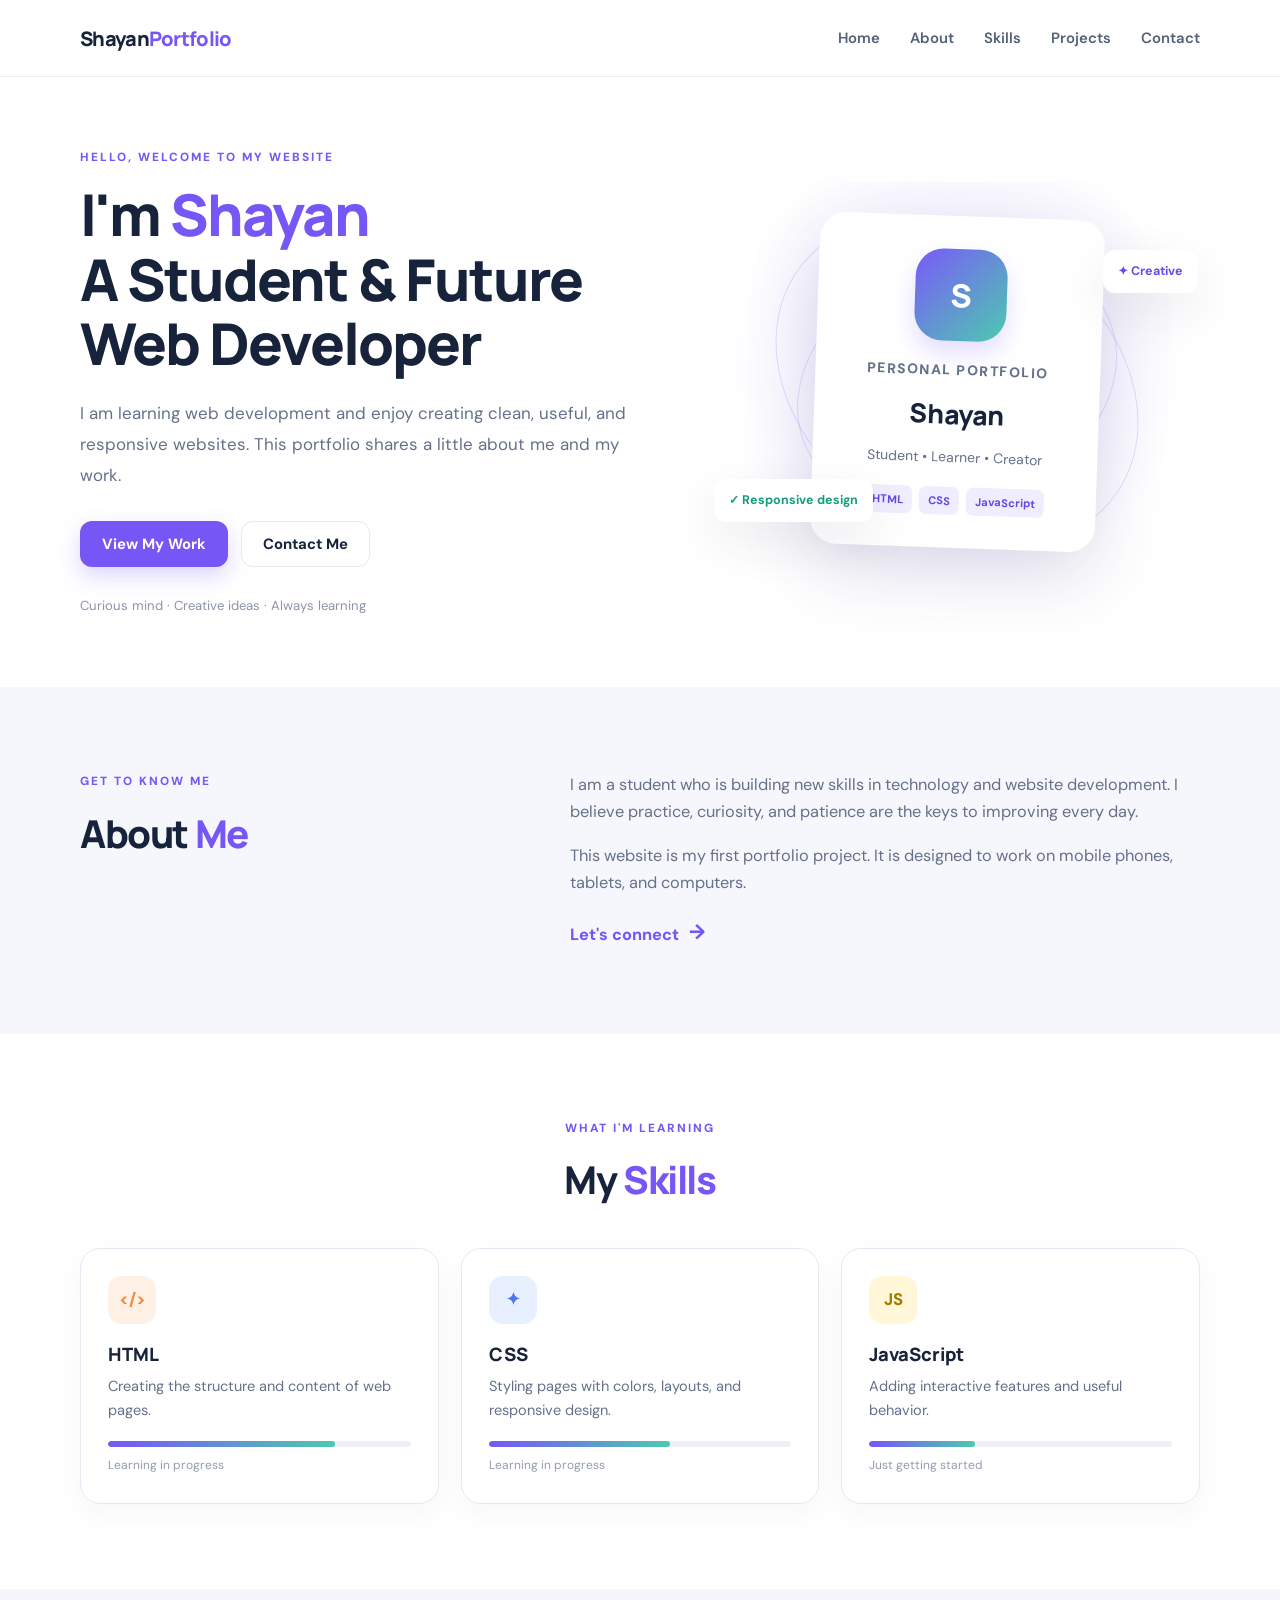
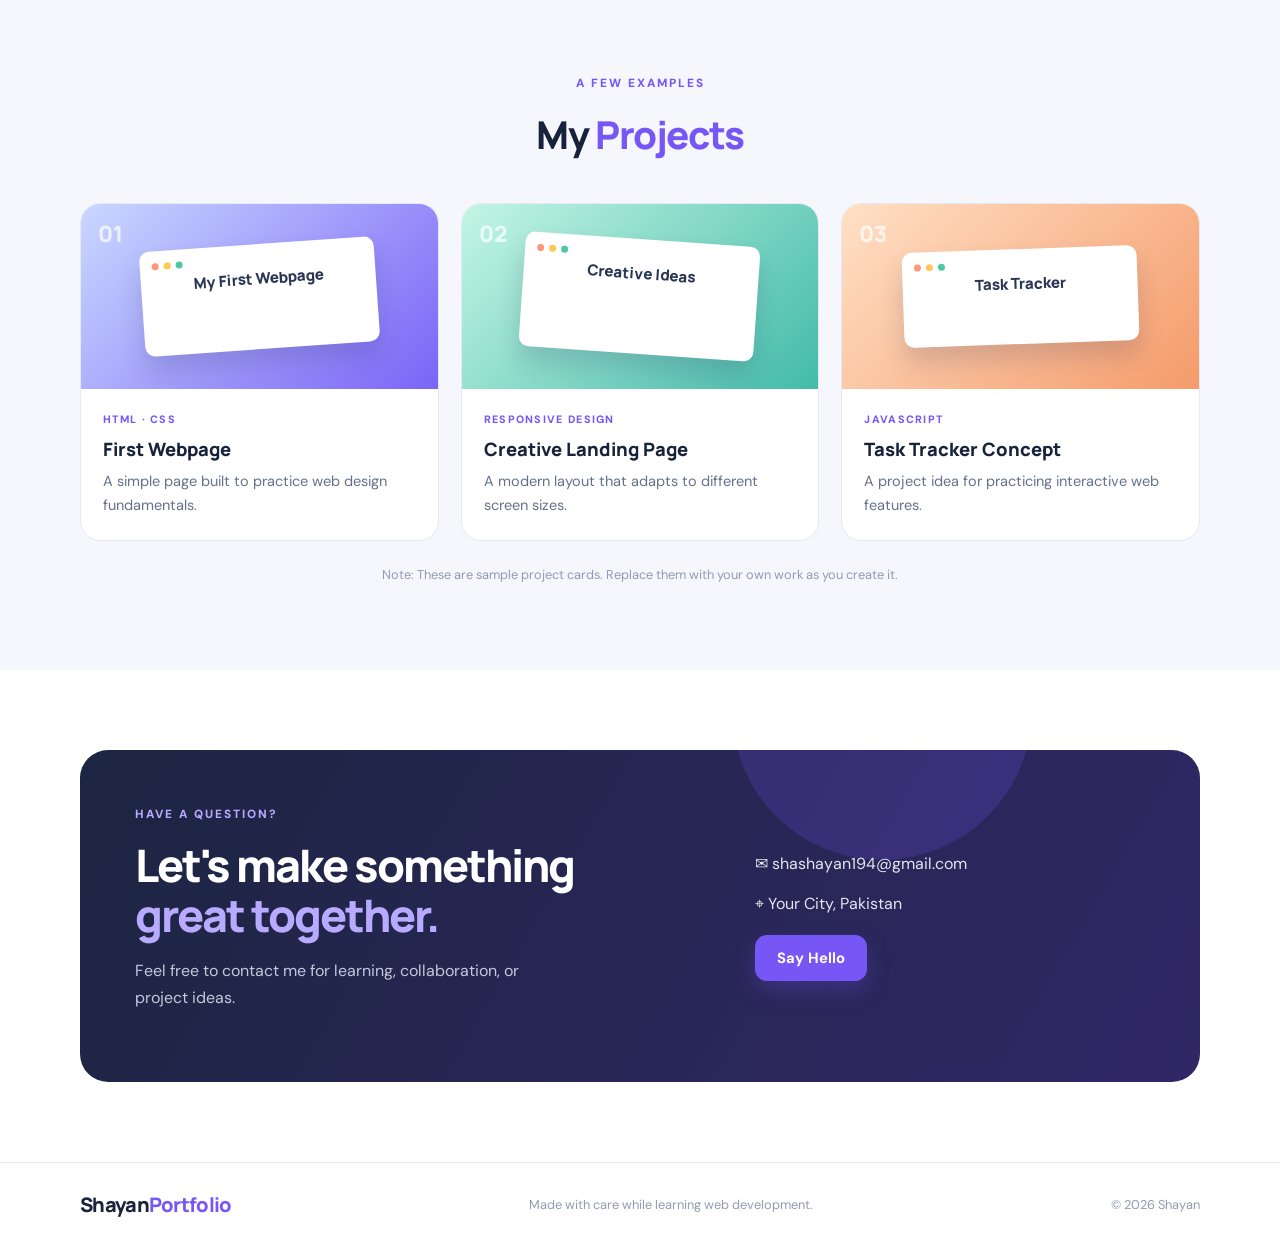
<file: index.html>
<!DOCTYPE html>
<html lang="en">
<head>
  <meta charset="UTF-8" />
  <meta name="viewport" content="width=device-width, initial-scale=1.0" />
  <meta name="description" content="Personal portfolio website" />
  <title>Shayan | Personal Portfolio</title>
  <link rel="stylesheet" href="style.css" />
  <script src="script.js" defer></script>
</head>
<body>
  <header class="site-header">
    <nav class="nav container" aria-label="Main navigation">
      <a class="logo" href="#home">Shayan<span>Portfolio</span></a>
      <button class="menu-toggle" id="menuToggle" aria-label="Toggle navigation" aria-expanded="false">☰</button>
      <ul class="nav-links" id="navLinks">
        <li><a href="#home">Home</a></li>
        <li><a href="#about">About</a></li>
        <li><a href="#skills">Skills</a></li>
        <li><a href="#projects">Projects</a></li>
        <li><a href="#contact">Contact</a></li>
      </ul>
    </nav>
  </header>

  <main>
    <section class="hero container" id="home">
      <div class="hero-copy">
        <p class="eyebrow">HELLO, WELCOME TO MY WEBSITE</p>
        <h1>I'm <span>Shayan</span><br />A Student & Future Web Developer</h1>
        <p class="hero-text">I am learning web development and enjoy creating clean, useful, and responsive websites. This portfolio shares a little about me and my work.</p>
        <div class="hero-actions">
          <a class="button primary" href="#projects">View My Work</a>
          <a class="button secondary" href="#contact">Contact Me</a>
        </div>
        <div class="social-note">Curious mind · Creative ideas · Always learning</div>
      </div>
      <div class="hero-art" aria-label="Decorative profile card">
        <div class="orbit orbit-one"></div><div class="orbit orbit-two"></div>
        <div class="profile-card">
          <div class="avatar">S</div>
          <p class="card-label">PERSONAL PORTFOLIO</p>
          <h2>Shayan</h2>
          <p>Student • Learner • Creator</p>
          <div class="mini-tags"><span>HTML</span><span>CSS</span><span>JavaScript</span></div>
        </div>
        <div class="float-badge badge-top">✦ Creative</div>
        <div class="float-badge badge-bottom">✓ Responsive design</div>
      </div>
    </section>

    <section class="section section-soft" id="about">
      <div class="container about-grid">
        <div><p class="eyebrow">GET TO KNOW ME</p><h2 class="section-title">About <span>Me</span></h2></div>
        <div class="about-copy"><p>I am a student who is building new skills in technology and website development. I believe practice, curiosity, and patience are the keys to improving every day.</p><p>This website is my first portfolio project. It is designed to work on mobile phones, tablets, and computers.</p><a class="text-link" href="#contact">Let's connect <span>→</span></a></div>
      </div>
    </section>

    <section class="section container" id="skills">
      <p class="eyebrow center">WHAT I'M LEARNING</p><h2 class="section-title center">My <span>Skills</span></h2>
      <div class="skills-grid">
        <article class="skill-card"><div class="skill-icon orange">&lt;/&gt;</div><h3>HTML</h3><p>Creating the structure and content of web pages.</p><div class="skill-track"><span style="width:75%"></span></div><small>Learning in progress</small></article>
        <article class="skill-card"><div class="skill-icon blue">✦</div><h3>CSS</h3><p>Styling pages with colors, layouts, and responsive design.</p><div class="skill-track"><span style="width:60%"></span></div><small>Learning in progress</small></article>
        <article class="skill-card"><div class="skill-icon yellow">JS</div><h3>JavaScript</h3><p>Adding interactive features and useful behavior.</p><div class="skill-track"><span style="width:35%"></span></div><small>Just getting started</small></article>
      </div>
    </section>

    <section class="section section-soft" id="projects">
      <div class="container"><p class="eyebrow center">A FEW EXAMPLES</p><h2 class="section-title center">My <span>Projects</span></h2>
        <div class="projects-grid">
          <article class="project-card"><div class="project-visual visual-one"><span>01</span><div class="mock-window"><i></i><i></i><i></i><b>My First Webpage</b></div></div><div class="project-content"><p class="project-type">HTML · CSS</p><h3>First Webpage</h3><p>A simple page built to practice web design fundamentals.</p></div></article>
          <article class="project-card"><div class="project-visual visual-two"><span>02</span><div class="mock-window mock-two"><i></i><i></i><i></i><b>Creative Ideas</b></div></div><div class="project-content"><p class="project-type">RESPONSIVE DESIGN</p><h3>Creative Landing Page</h3><p>A modern layout that adapts to different screen sizes.</p></div></article>
          <article class="project-card"><div class="project-visual visual-three"><span>03</span><div class="mock-window mock-three"><i></i><i></i><i></i><b>Task Tracker</b></div></div><div class="project-content"><p class="project-type">JAVASCRIPT</p><h3>Task Tracker Concept</h3><p>A project idea for practicing interactive web features.</p></div></article>
        </div>
        <p class="project-disclaimer">Note: These are sample project cards. Replace them with your own work as you create it.</p>
      </div>
    </section>

    <section class="section container contact-section" id="contact">
      <div class="contact-panel"><div><p class="eyebrow">HAVE A QUESTION?</p><h2>Let's make something<br /><span>great together.</span></h2><p>Feel free to contact me for learning, collaboration, or project ideas.</p></div>
        <div class="contact-details"><a href="mailto:shashayan194@gmail.com">✉ shashayan194@gmail.com</a><p>⌖ Your City, Pakistan</p><button class="button primary" id="emailButton">Say Hello</button></div>
      </div>
    </section>
  </main>

  <footer class="footer"><div class="container footer-inner"><a class="logo" href="#home">Shayan<span>Portfolio</span></a><p>Made with care while learning web development.</p><p>© <span id="year"></span> Shayan</p></div></footer>
</body>
</html>
</file>
<file: style.css>
@import url('https://fonts.googleapis.com/css2?family=DM+Sans:wght@400;500;600;700&family=Manrope:wght@400;500;600;700;800&display=swap');
:root{--ink:#17233b;--muted:#65718a;--purple:#7657f6;--purple-dark:#5c3fe0;--mint:#dff8ef;--paper:#fff;--soft:#f6f7fc;--line:#e7e9f2;--shadow:0 18px 50px rgba(34,42,80,.09)}
*{box-sizing:border-box}html{scroll-behavior:smooth;scroll-padding-top:90px}body{margin:0;font-family:'DM Sans',sans-serif;color:var(--ink);background:var(--paper);line-height:1.65}a{color:inherit;text-decoration:none}.container{width:min(1120px,calc(100% - 40px));margin-inline:auto}.site-header{position:sticky;top:0;z-index:10;background:rgba(255,255,255,.9);backdrop-filter:blur(14px);border-bottom:1px solid rgba(231,233,242,.8)}.nav{height:76px;display:flex;align-items:center;justify-content:space-between}.logo{font-family:Manrope,sans-serif;font-weight:800;font-size:1.25rem;letter-spacing:-.7px}.logo span{color:var(--purple)}.nav-links{display:flex;align-items:center;gap:30px;list-style:none;padding:0;margin:0}.nav-links a{font-size:.93rem;font-weight:600;color:#536078;transition:color .2s}.nav-links a:hover{color:var(--purple)}.menu-toggle{display:none;border:0;background:#f0edff;color:var(--purple-dark);font-size:1.4rem;border-radius:10px;padding:7px 12px;cursor:pointer}.hero{min-height:610px;display:grid;grid-template-columns:1.1fr .9fr;align-items:center;gap:40px;padding-block:70px}.eyebrow{color:var(--purple);font-weight:800;font-size:.74rem;letter-spacing:2px;margin:0 0 15px}.hero h1,.contact-panel h2{font-family:Manrope,sans-serif;font-size:clamp(2.35rem,4.5vw,4.15rem);line-height:1.12;letter-spacing:-2px;margin:0 0 22px;font-weight:800}.hero h1 span,.section-title span,.contact-panel h2 span{color:var(--purple)}.hero-text{max-width:550px;color:var(--muted);font-size:1.06rem;line-height:1.85}.hero-actions{display:flex;gap:13px;flex-wrap:wrap;margin-top:29px}.button{display:inline-flex;align-items:center;justify-content:center;border-radius:12px;padding:12px 21px;font:700 .93rem 'DM Sans',sans-serif;border:1px solid transparent;cursor:pointer;transition:transform .2s,box-shadow .2s}.button:hover{transform:translateY(-2px)}.primary{background:var(--purple);color:white;box-shadow:0 9px 22px rgba(118,87,246,.25)}.primary:hover{background:var(--purple-dark)}.secondary{border-color:var(--line);background:white}.social-note{color:#8b94a8;font-size:.82rem;margin-top:28px}.hero-art{min-height:400px;display:grid;place-items:center;position:relative;background:radial-gradient(circle at 50% 45%,#e9e3ff 0,#f8f7ff 48%,transparent 70%);border-radius:50px}.orbit{position:absolute;border:1px solid rgba(118,87,246,.18);border-radius:50%;transform:rotate(-22deg)}.orbit-one{width:330px;height:250px}.orbit-two{width:390px;height:300px;transform:rotate(35deg)}.profile-card{z-index:1;background:white;width:min(285px,75%);padding:32px 24px;text-align:center;border:1px solid rgba(255,255,255,.8);border-radius:26px;box-shadow:0 24px 70px rgba(57,44,120,.17);transform:rotate(2deg)}.avatar{width:92px;height:92px;margin:0 auto 18px;border-radius:28px;display:grid;place-items:center;background:linear-gradient(135deg,#7a5af8,#4dc9b0);color:white;font:800 2rem Manrope;box-shadow:0 12px 25px #7657f633}.card-label{font-size:.65rem;letter-spacing:1.5px;color:var(--purple);font-weight:800}.profile-card h2{font:800 1.65rem Manrope;margin:4px 0}.profile-card p{color:var(--muted);font-size:.87rem}.mini-tags{display:flex;gap:7px;justify-content:center;flex-wrap:wrap;margin-top:18px}.mini-tags span{background:#f0edff;color:#6549e8;padding:5px 9px;border-radius:7px;font-size:.7rem;font-weight:700}.float-badge{position:absolute;z-index:2;background:white;box-shadow:var(--shadow);padding:11px 15px;border-radius:12px;font-weight:700;font-size:.78rem}.badge-top{top:68px;right:2px;color:#684ce8}.badge-bottom{bottom:60px;left:0;color:#159c7c}.section{padding-block:85px}.section-soft{background:var(--soft)}.section-title{font:800 clamp(2rem,3vw,2.8rem) Manrope;letter-spacing:-1.4px;margin:0 0 30px}.center{text-align:center}.about-grid{display:grid;grid-template-columns:.8fr 1.2fr;gap:70px;align-items:start}.about-copy{color:var(--muted);font-size:1.02rem}.about-copy p{margin:0 0 17px}.text-link{display:inline-flex;gap:10px;color:var(--purple);font-weight:800;margin-top:8px}.text-link span{font-size:1.3rem;line-height:1}.skills-grid{display:grid;grid-template-columns:repeat(3,1fr);gap:22px;margin-top:42px}.skill-card{padding:27px;border:1px solid var(--line);border-radius:20px;box-shadow:0 10px 30px rgba(31,41,80,.04);background:white}.skill-icon{height:48px;width:48px;display:grid;place-items:center;border-radius:14px;font-weight:800;font-size:1.05rem;margin-bottom:17px}.orange{background:#fff0e5;color:#f28a40}.blue{background:#e8efff;color:#4d75ef}.yellow{background:#fff7d7;color:#a27c00}.skill-card h3,.project-content h3{font:800 1.15rem Manrope;margin:0 0 8px}.skill-card p,.project-content p{color:var(--muted);font-size:.91rem;margin:0 0 18px}.skill-track{height:6px;border-radius:8px;background:#eff0f7;overflow:hidden}.skill-track span{display:block;height:100%;background:linear-gradient(90deg,#7657f6,#4dc9b0);border-radius:8px}.skill-card small{display:block;color:#929bb0;font-size:.75rem;margin-top:9px}.projects-grid{display:grid;grid-template-columns:repeat(3,1fr);gap:22px;margin-top:42px}.project-card{background:white;border:1px solid var(--line);border-radius:20px;overflow:hidden;transition:transform .25s,box-shadow .25s}.project-card:hover{transform:translateY(-5px);box-shadow:var(--shadow)}.project-visual{height:185px;display:grid;place-items:center;position:relative;overflow:hidden}.project-visual>span{position:absolute;top:14px;left:17px;color:#ffffffb8;font:800 1.4rem Manrope}.visual-one{background:linear-gradient(135deg,#c9d8ff,#7b64f7)}.visual-two{background:linear-gradient(135deg,#c4f5e4,#43bba9)}.visual-three{background:linear-gradient(135deg,#ffe0c6,#f59b6a)}.mock-window{width:66%;height:105px;border-radius:10px;background:white;box-shadow:0 15px 25px #1c25552a;padding:12px;transform:rotate(-4deg);display:flex;gap:5px;align-content:flex-start;flex-wrap:wrap}.mock-window i{width:7px;height:7px;border-radius:50%;background:#ff987a}.mock-window i:nth-child(2){background:#ffc857}.mock-window i:nth-child(3){background:#50c8a5}.mock-window b{width:100%;align-self:center;text-align:center;color:#293754;font:800 .95rem Manrope}.mock-two{transform:rotate(4deg);height:115px}.mock-three{transform:rotate(-2deg);height:95px}.project-content{padding:22px}.project-type{font-size:.67rem!important;letter-spacing:1.3px;font-weight:800;color:var(--purple)!important;margin-bottom:7px!important}.project-content p:last-child{margin-bottom:0}.project-disclaimer{text-align:center;font-size:.8rem;color:#929bb0;margin:23px 0 0}.contact-section{padding-block:80px}.contact-panel{background:linear-gradient(120deg,#1c2541,#312766);color:white;border-radius:28px;padding:55px;display:grid;grid-template-columns:1.2fr .8fr;gap:35px;align-items:center;overflow:hidden;position:relative}.contact-panel:after{content:'';position:absolute;width:300px;height:300px;border-radius:50%;background:#7657f633;right:15%;top:-190px}.contact-panel .eyebrow{color:#b8aaff}.contact-panel h2{font-size:clamp(2rem,3.5vw,3.2rem);margin-bottom:18px}.contact-panel h2 span{color:#b8aaff}.contact-panel>div>p:last-child{color:#c4c9da;max-width:420px}.contact-details{z-index:1;display:flex;flex-direction:column;align-items:flex-start;gap:13px;color:#e3e5f0}.contact-details a{overflow-wrap:anywhere}.contact-details p{margin:0}.contact-details .button{margin-top:5px}.footer{border-top:1px solid var(--line);padding:25px 0}.footer-inner{display:flex;align-items:center;justify-content:space-between;gap:18px;flex-wrap:wrap}.footer p{font-size:.8rem;color:#929bb0;margin:0}
@media(max-width:800px){.hero{grid-template-columns:1fr;padding-top:55px;gap:30px}.hero-art{min-height:370px}.about-grid{grid-template-columns:1fr;gap:10px}.skills-grid,.projects-grid{grid-template-columns:1fr 1fr}.contact-panel{padding:35px;grid-template-columns:1fr}.contact-details{margin-top:5px}}
@media(max-width:560px){.container{width:min(100% - 30px,1120px)}.nav{height:68px}.menu-toggle{display:block}.nav-links{display:none;position:absolute;top:67px;left:15px;right:15px;flex-direction:column;align-items:stretch;gap:0;padding:10px;background:white;border:1px solid var(--line);border-radius:15px;box-shadow:var(--shadow)}.nav-links.open{display:flex}.nav-links a{display:block;padding:11px 13px}.hero{min-height:auto;padding-block:55px}.hero h1{letter-spacing:-1.4px}.hero-art{min-height:330px;border-radius:35px}.orbit-one{width:270px;height:210px}.orbit-two{width:310px;height:245px}.badge-top{right:0;top:35px}.badge-bottom{bottom:30px}.section{padding-block:62px}.skills-grid,.projects-grid{grid-template-columns:1fr}.skill-card{padding:23px}.project-visual{height:200px}.contact-panel{padding:28px 23px;border-radius:22px}.footer-inner{flex-direction:column;align-items:flex-start}.footer-inner p{max-width:100%}}
</file>
